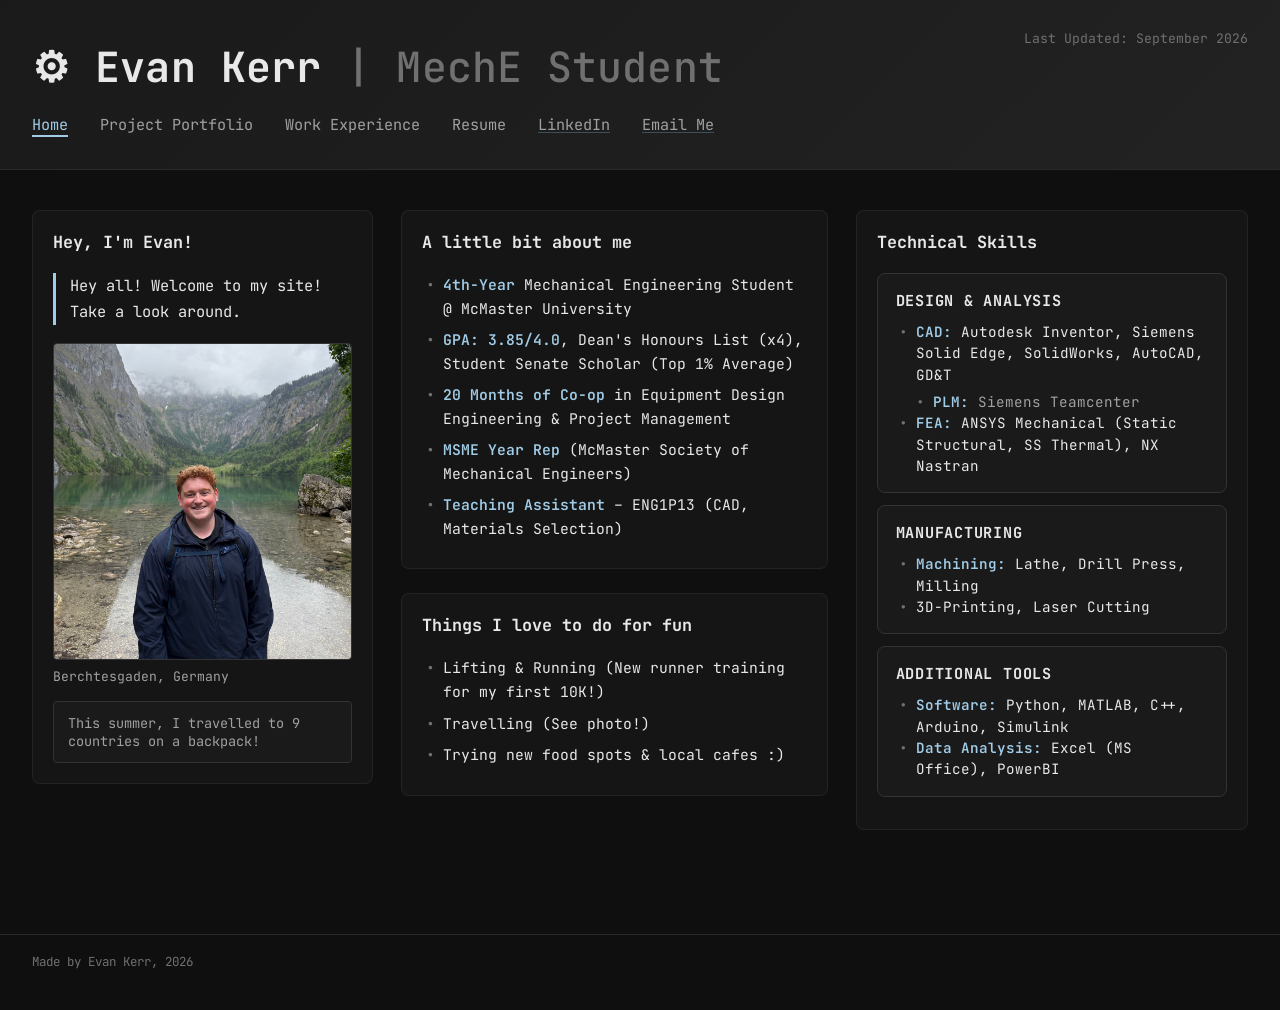
<file: index.html>
<!DOCTYPE html>
<html lang="en">
<head>
<meta charset="UTF-8">
<meta name="viewport" content="width=device-width, initial-scale=1.0">
<title>Evan Kerr | MechE Student</title>
<link rel="icon" href="data:image/svg+xml,%3Csvg xmlns='http://www.w3.org/2000/svg' viewBox='0 0 100 100'%3E%3Ctext y='.9em' font-size='90'%3E%E2%9A%99%EF%B8%8F%3C/text%3E%3C/svg%3E">
<link rel="stylesheet" href="css/style.css">
</head>
<body>

<div id="site-header-mount"></div>

<main>
  <div class="home-grid">

    <!-- Column 1 -->
    <div>
      <section class="panel">
        <div class="panel-header">Hey, I'm Evan!</div>
        <div class="panel-body">
          <p class="intro-quote" id="intro-quote"></p>
          <div class="profile-photo-wrap">
            <img id="profile-photo" src="" alt="">
            <p class="photo-caption" id="photo-caption"></p>
          </div>
          <p class="note-box" id="note-box"></p>
        </div>
      </section>
    </div>

    <!-- Column 2 -->
    <div>
      <section class="panel">
        <div class="panel-header">A little bit about me</div>
        <div class="panel-body">
          <ul class="bullet-list" id="about-bullets"></ul>
        </div>
      </section>

      <section class="panel">
        <div class="panel-header">Things I love to do for fun</div>
        <div class="panel-body">
          <ul class="bullet-list" id="fun-bullets"></ul>
        </div>
      </section>
    </div>

    <!-- Column 3 -->
    <div>
      <section class="panel">
        <div class="panel-header">Technical Skills</div>
        <div class="panel-body" id="skills-mount"></div>
      </section>
    </div>

  </div>
</main>

<div id="site-footer-mount"></div>

<script src="js/data.js"></script>
<script src="js/render.js"></script>
<script>
  renderHeader("home");
  renderFooter();
  renderHome();
</script>
</body>
</html>
</file>
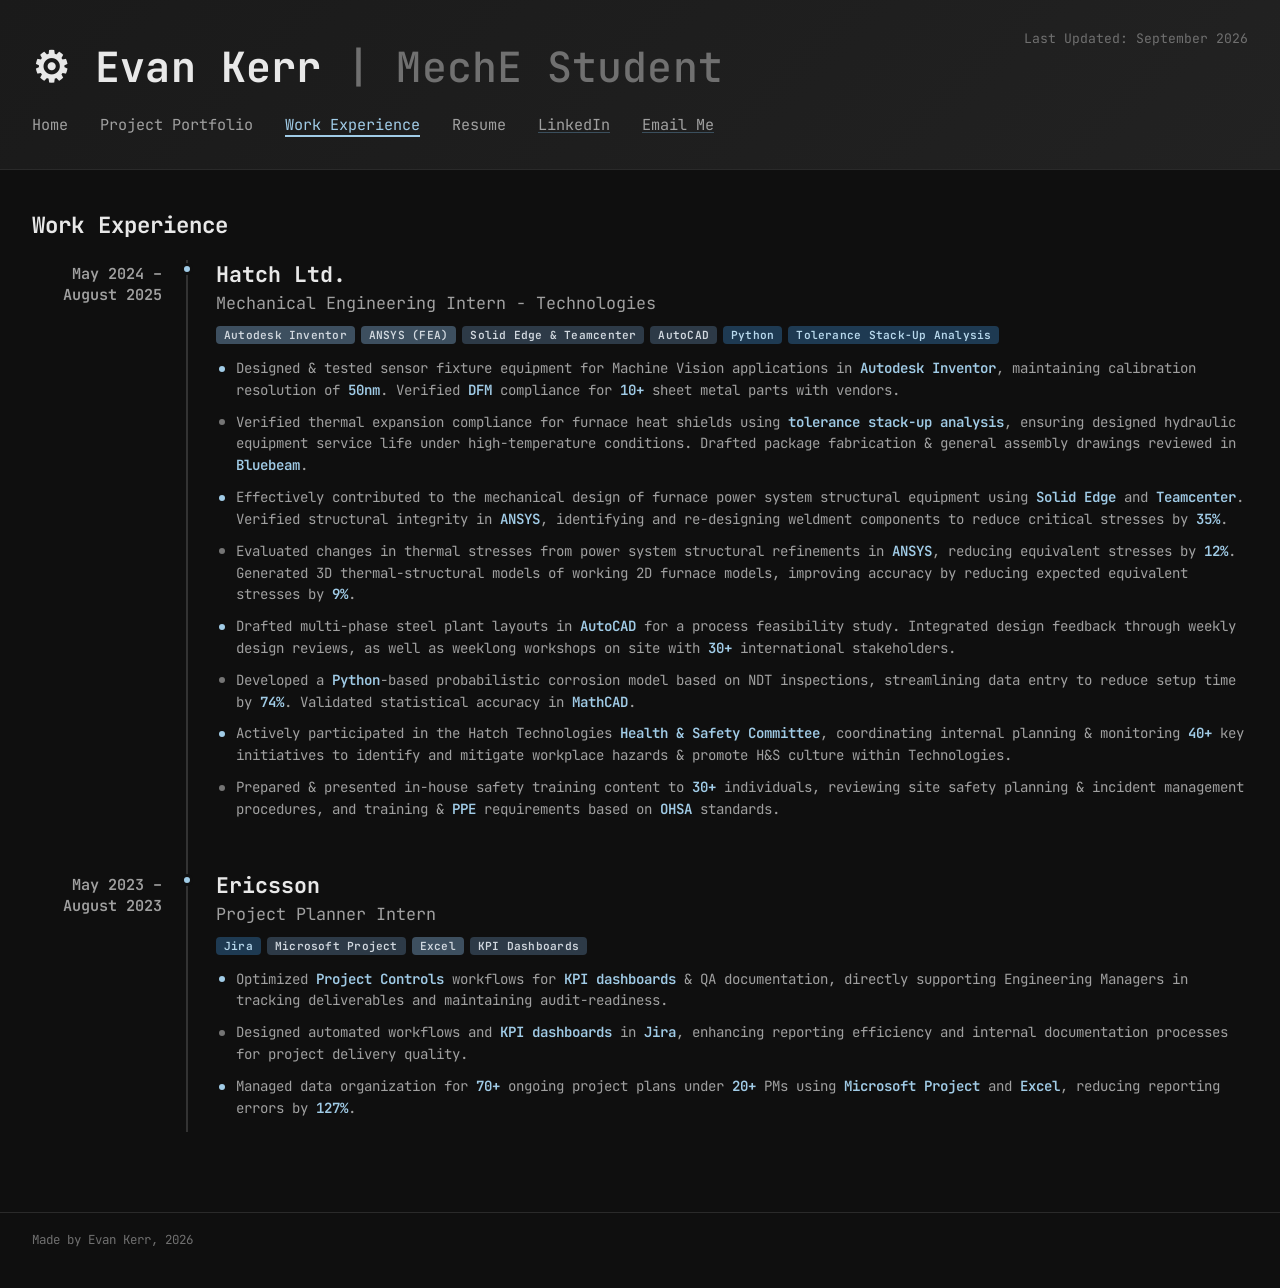
<file: experience.html>
<!DOCTYPE html>
<html lang="en">
<head>
<meta charset="UTF-8">
<meta name="viewport" content="width=device-width, initial-scale=1.0">
<title>Work Experience | Evan Kerr</title>
<link rel="icon" href="data:image/svg+xml,%3Csvg xmlns='http://www.w3.org/2000/svg' viewBox='0 0 100 100'%3E%3Ctext y='.9em' font-size='90'%3E%E2%9A%99%EF%B8%8F%3C/text%3E%3C/svg%3E">
<link rel="stylesheet" href="css/style.css">
</head>
<body>

<div id="site-header-mount"></div>

<main>
  <h2 class="site-title" style="font-size:1.4rem;">Work Experience</h2>
  <div id="experience-mount"></div>
</main>

<div id="site-footer-mount"></div>

<script src="js/data.js"></script>
<script src="js/render.js"></script>
<script>
  renderHeader("experience");
  renderFooter();
  renderExperience();
</script>
</body>
</html>
</file>
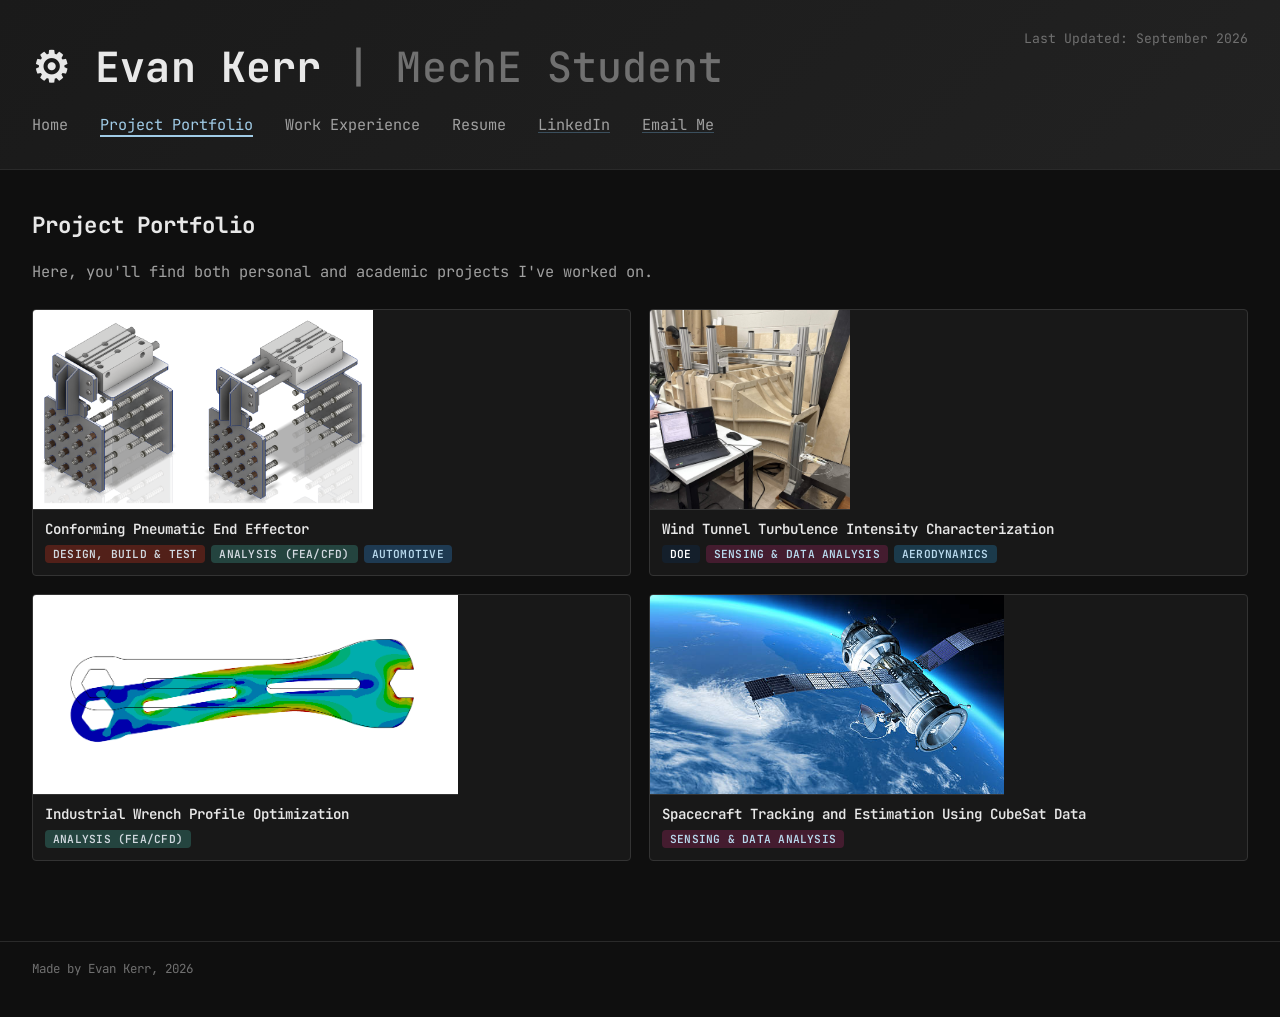
<file: portfolio.html>
<!DOCTYPE html>
<html lang="en">
<head>
<meta charset="UTF-8">
<meta name="viewport" content="width=device-width, initial-scale=1.0">
<title>Project Portfolio | Evan Kerr</title>
<link rel="icon" href="data:image/svg+xml,%3Csvg xmlns='http://www.w3.org/2000/svg' viewBox='0 0 100 100'%3E%3Ctext y='.9em' font-size='90'%3E%E2%9A%99%EF%B8%8F%3C/text%3E%3C/svg%3E">
<link rel="stylesheet" href="css/style.css">
</head>
<body>

<div id="site-header-mount"></div>

<main>
  <h2 class="site-title" style="font-size:1.4rem;">Project Portfolio</h2>
  <p class="page-intro">Here, you'll find both personal and academic projects I've worked on.</p>

  <div class="gallery-grid" id="gallery-grid"></div>
</main>

<div id="site-footer-mount"></div>

<script src="js/data.js"></script>
<script src="js/render.js"></script>
<script>
  renderHeader("portfolio");
  renderFooter();
  renderPortfolio();
</script>
</body>
</html>
</file>
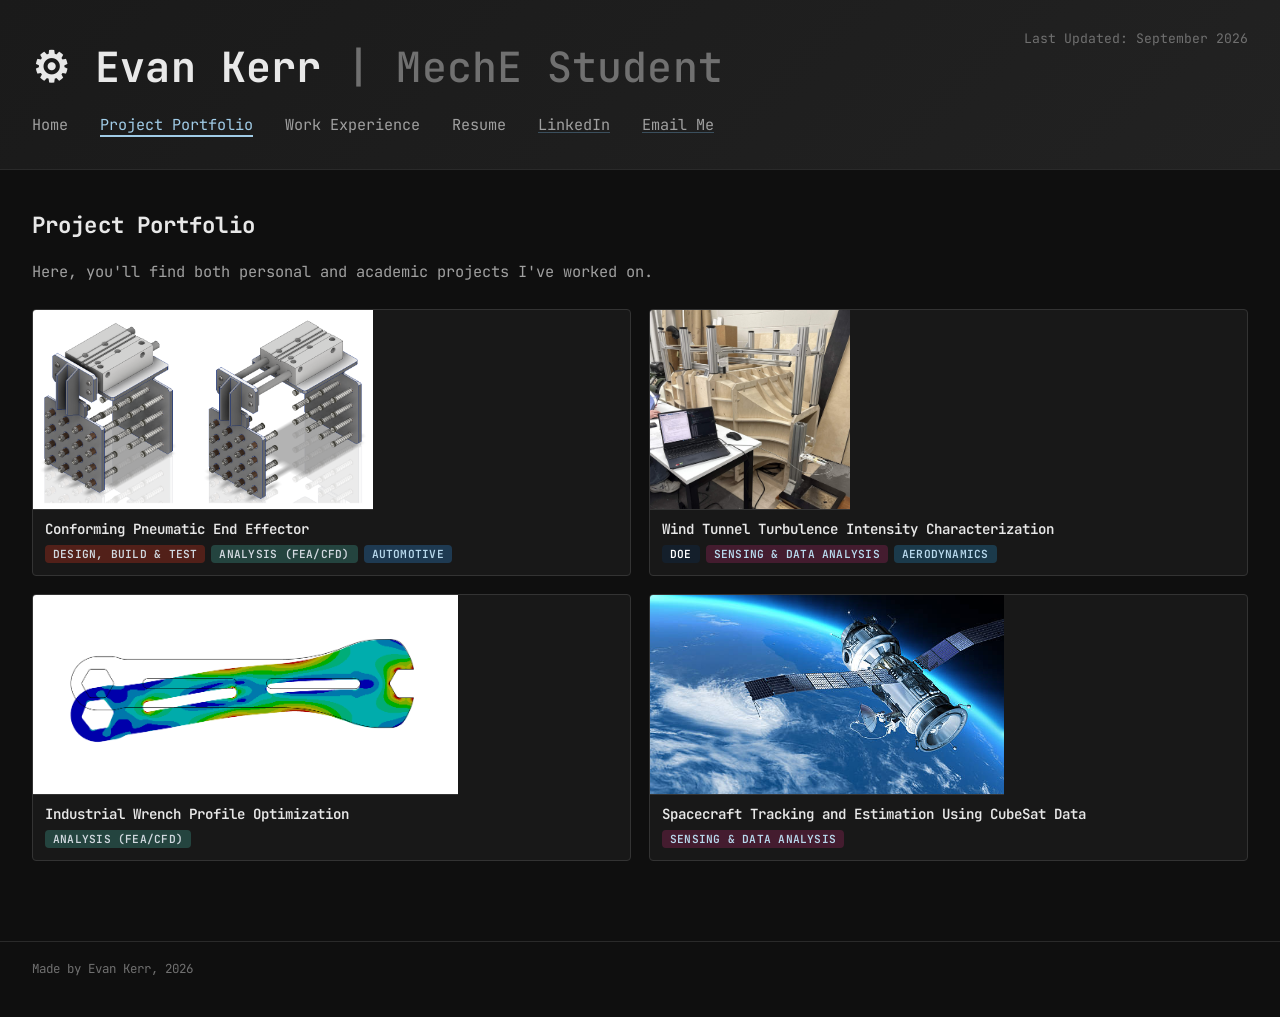
<file: project-detail.html>
<!DOCTYPE html>
<html lang="en">
<head>
<meta charset="UTF-8">
<meta name="viewport" content="width=device-width, initial-scale=1.0">
<title>Project | Evan Kerr</title>
<link rel="icon" href="data:image/svg+xml,%3Csvg xmlns='http://www.w3.org/2000/svg' viewBox='0 0 100 100'%3E%3Ctext y='.9em' font-size='90'%3E%E2%9A%99%EF%B8%8F%3C/text%3E%3C/svg%3E">
<link rel="stylesheet" href="css/style.css">
</head>
<body>

<div id="site-header-mount"></div>

<main class="project-detail-page">
  <div class="project-nav project-nav-top">
    <button id="prev-project-top" class="nav-button">← Previous Project</button>
    <a href="portfolio.html" class="back-link">Back to Project Portfolio Gallery</a>
    <button id="next-project-top" class="nav-button">Next Project →</button>
  </div>

  <div id="project-detail-container"></div>

  <div class="project-nav">
    <button id="prev-project" class="nav-button">← Previous Project</button>
    <a href="portfolio.html" class="back-link">Back to Project Portfolio Gallery</a>
    <button id="next-project" class="nav-button">Next Project →</button>
  </div>
</main>

<div id="site-footer-mount"></div>

<script src="js/data.js"></script>
<script src="js/render.js"></script>
<script>
  // Carousel control functions
  window.carouselNext = function(button) {
    const container = button.closest('.carousel-container');
    const slides = container.querySelector('.carousel-slides');
    const slideCount = slides.querySelectorAll('.carousel-slide').length;
    const dots = container.querySelectorAll('.dot');
    
    // Find current active slide
    let currentIdx = 0;
    slides.querySelectorAll('.carousel-slide').forEach((slide, idx) => {
      if (slide.classList.contains('active')) currentIdx = idx;
    });
    
    // Move to next
    const nextIdx = (currentIdx + 1) % slideCount;
    slides.querySelectorAll('.carousel-slide').forEach((slide, idx) => {
      slide.classList.toggle('active', idx === nextIdx);
    });
    dots.forEach((dot, idx) => {
      dot.classList.toggle('active', idx === nextIdx);
    });
  };
  
  window.carouselPrev = function(button) {
    const container = button.closest('.carousel-container');
    const slides = container.querySelector('.carousel-slides');
    const slideCount = slides.querySelectorAll('.carousel-slide').length;
    const dots = container.querySelectorAll('.dot');
    
    // Find current active slide
    let currentIdx = 0;
    slides.querySelectorAll('.carousel-slide').forEach((slide, idx) => {
      if (slide.classList.contains('active')) currentIdx = idx;
    });
    
    // Move to previous
    const prevIdx = (currentIdx - 1 + slideCount) % slideCount;
    slides.querySelectorAll('.carousel-slide').forEach((slide, idx) => {
      slide.classList.toggle('active', idx === prevIdx);
    });
    dots.forEach((dot, idx) => {
      dot.classList.toggle('active', idx === prevIdx);
    });
  };
  
  function renderProjectDetail() {
    const params = new URLSearchParams(window.location.search);
    const projectId = params.get("id");
    
    if (!projectId) {
      window.location.href = "portfolio.html";
      return;
    }
    
    const project = SITE.projects.find(p => p.id === projectId);
    if (!project) {
      window.location.href = "portfolio.html";
      return;
    }
    
    // Find current index for navigation
    const currentIndex = SITE.projects.findIndex(p => p.id === projectId);
    
    // Render header
    renderHeader("portfolio");
    renderFooter();
    
    // Render project details based on format
    const container = document.getElementById("project-detail-container");
    
    if (project.format === "format1") {
      // FORMAT 1: Detailed narrative layout
      const fmt = project.format1;
      const heroContent = fmt.collaboration
        ? `<img src="${fmt.collaboration.logo}" alt="${fmt.collaboration.logoAlt || fmt.collaboration.partner}">`
        : fmt.heroImage
        ? `<img src="${fmt.heroImage}" alt="Project hero image">`
        : `<span class="thumb-icon">${project.icon}</span>`;
      
      const sectionsHtml = fmt.sections.map(section => {
        switch(section.type) {
          case "sectionTitle":
            return `
              <div class="format1-section section-title-divider">
                <h2>${section.title}</h2>
              </div>
            `;
          case "text":
            return `
              <div class="format1-section text-section">
                <h3>${section.title}</h3>
                <p>${section.content}</p>
                ${section.bullets ? `<ul class="bullet-list">${section.bullets.map(b => `<li>${b}</li>`).join("")}</ul>` : ""}
              </div>
            `;
          case "textPhotoSplitColumn":
            return `
              <div class="format1-section text-photo-split-column">
                <div class="split-content">
                  <div class="split-text column-width-narrow">
                    <h3>${section.title}</h3>
                    <p>${section.text}</p>
                  </div>
                  <div class="split-photos">
                    ${section.photos.map(photo => `
                      <div class="split-photo-item">
                        <img src="${photo.src}" alt="${photo.alt}">
                      </div>
                    `).join("")}
                  </div>
                </div>
              </div>
            `;
          case "textPhotoSplit":
            return `
              <div class="format1-section text-photo-split">
                <div class="split-content ${section.narrowPhoto ? "split-content-narrow-photo" : ""} ${section.narrowText ? "split-content-narrow-text" : ""}">
                  <div class="split-text-stack">
                    <div class="split-text">
                      <h3>${section.title}</h3>
                      <p>${section.text}</p>
                      ${section.bullets ? `<ul class="bullet-list">${section.bullets.map(b => `<li>${b}</li>`).join("")}</ul>` : ""}
                      ${section.userApproaches ? `<p class="user-approaches"><strong>User Research:</strong> ${section.userApproaches}</p>` : ""}
                      ${(section.showCalculationsLink && fmt.calculationsLink) || (section.showEngineeringDrawingsLink && fmt.engineeringDrawingsLink) ? `
                        <div class="intro-links">
                          ${section.showCalculationsLink && fmt.calculationsLink ? `<a href="${fmt.calculationsLink}" class="calculations-link-top" target="_blank" rel="noopener">View Calculations & Report</a>` : ""}
                          ${section.showEngineeringDrawingsLink && fmt.engineeringDrawingsLink ? `<a href="${fmt.engineeringDrawingsLink}" class="calculations-link-top" target="_blank" rel="noopener">View Engineering Drawings</a>` : ""}
                        </div>
                      ` : ""}
                    </div>
                    ${section.extraBlocks ? section.extraBlocks.map(block => `
                      <div class="split-text">
                        <h3>${block.title}</h3>
                        <p>${block.text}</p>
                        ${block.bullets ? `<ul class="bullet-list">${block.bullets.map(b => `<li>${b}</li>`).join("")}</ul>` : ""}
                      </div>
                    `).join("") : ""}
                  </div>
                  <div class="split-photo">
                    <img src="${section.photo.src}" alt="${section.photo.alt}">
                  </div>
                </div>
              </div>
            `;
          case "designIteration":
            return `
              <div class="format1-section design-iteration">
                <div class="iteration-grid">
                  <div class="iteration-photo">
                    <img src="${section.photo.src}" alt="${section.photo.alt}">
                  </div>
                  <div class="iteration-text">
                    <h3>${section.title}</h3>
                    <p>${section.description}</p>
                    ${section.bullets ? `<ul class="bullet-list">${section.bullets.map(b => `<li>${b}</li>`).join("")}</ul>` : ""}
                  </div>
                </div>
              </div>
            `;
          case "textPhotoCarousel":
            return `
              <div class="format1-section text-photo-carousel">
                <div class="split-content ${section.reverse ? "split-content-reverse" : ""}">
                  <div class="split-text">
                    <h3>${section.title}</h3>
                    <p>${section.text}</p>
                    ${section.bullets ? `<ul class="bullet-list">${section.bullets.map(b => `<li>${b}</li>`).join("")}</ul>` : ""}
                    ${section.userApproaches ? `<p class="user-approaches"><strong>User Research:</strong> ${section.userApproaches}</p>` : ""}
                  </div>
                  <div class="carousel-container">
                    <div class="carousel-slides">
                      ${section.photos.map((photo, idx) => `
                        <div class="carousel-slide ${idx === 0 ? 'active' : ''}">
                          <img src="${photo.src}" alt="${photo.alt}">
                        </div>
                      `).join("")}
                    </div>
                    <button class="carousel-prev" onclick="carouselPrev(this)">❮</button>
                    <button class="carousel-next" onclick="carouselNext(this)">❯</button>
                    <div class="carousel-dots">
                      ${section.photos.map((_, idx) => `
                        <span class="dot ${idx === 0 ? 'active' : ''}"></span>
                      `).join("")}
                    </div>
                  </div>
                </div>
              </div>
            `;
          case "threeColumn":
            return `
              <div class="format1-section three-column-section">
                ${section.title ? `<h3>${section.title}</h3>` : ""}
                <div class="three-column-grid cols-${section.columns.length} ${section.wideFirstColumn ? "wide-first" : ""}">
                  ${section.columns.map(col => {
                    if (col.link) {
                      return `
                    <div class="column-item column-item-link">
                      <a href="${col.link.href || fmt.reportLink || "#"}" class="document-link" target="_blank" rel="noopener">↓ ${col.link.text}</a>
                    </div>
                  `;
                    }
                    if (section.splitCards) {
                      return `
                    <div class="column-item-stack">
                      <div class="column-item">
                        <h4>${col.heading}</h4>
                        <p>${col.description}</p>
                      </div>
                      ${col.photo ? `<div class="column-photo-card"><img src="${col.photo.src}" alt="${col.photo.alt}"></div>` : ""}
                    </div>
                  `;
                    }
                    const photoHtml = col.photos
                      ? `<div class="column-photo-row">${col.photos.map(p => `<div class="column-photo ${section.photoHeight || ""} ${p.contain ? "column-photo-auto" : ""}"><img src="${p.src}" alt="${p.alt}" style="${p.contain ? "object-fit: contain;" : ""}"></div>`).join("")}</div>`
                      : col.photo ? `<div class="column-photo ${section.photoHeight || ""} ${col.photo.contain ? "column-photo-auto" : ""}"><img src="${col.photo.src}" alt="${col.photo.alt}" style="${col.photo.contain ? "object-fit: contain;" : ""}"></div>` : "";
                    const headingHtml = col.bubbleHeading
                      ? `<div class="column-title-bubble">${col.heading}</div>`
                      : `<h4 class="${col.number ? "column-heading-numbered" : ""} ${col.bigHeading ? "column-heading-large" : ""}">${col.number ? `<span class="column-number">${col.number}</span>` : ""}${col.heading}</h4>`;
                    const textHtml = `
                      ${headingHtml}
                      ${col.description ? `<p>${col.description}</p>` : ""}
                      ${col.bullets ? `<ul class="bullet-list">${col.bullets.map(b => `<li>${b}</li>`).join("")}</ul>` : ""}
                      ${col.formula ? `<div class="formula-block"><div class="formula-eq">${col.formula}</div></div>` : ""}
                    `;
                    return `
                    <div class="column-item">
                      ${col.textFirst ? `${textHtml}${photoHtml}` : `${photoHtml}${textHtml}`}
                    </div>
                  `;
                  }).join("")}
                </div>
                ${section.skills ? `
                  <div class="section-skills">
                    <span class="skills-label">Techniques Used</span>
                    <div class="tag-row">
                      ${section.skills.map(skill => {
                        const c = colorForTag(skill);
                        return `<span class="tag-pill" style="background-color: ${c.bg}; color: ${c.fg}">${skill}</span>`;
                      }).join("")}
                    </div>
                  </div>
                ` : ""}
              </div>
            `;
          case "twoPhotoComparison":
            return `
              <div class="format1-section two-photo-section">
                <h3>${section.title}</h3>
                <p class="section-description">${section.description}</p>
                <div class="two-photo-grid">
                  ${section.photos.map(photo => `
                    <figure class="comparison-photo">
                      <img src="${photo.src}" alt="${photo.alt}">
                    </figure>
                  `).join("")}
                </div>
              </div>
            `;
          case "twoColumnWithSlideshow":
            return `
              <div class="format1-section two-column-slideshow">
                <h3>${section.title}</h3>
                <div class="two-column-slideshow-content">
                  <div class="slideshow-column">
                    <h4>${section.leftColumnTitle}</h4>
                    <p>${section.leftColumnText}</p>
                    ${section.leftBullets ? `<ul class="bullet-list">${section.leftBullets.map(b => `<li>${b}</li>`).join("")}</ul>` : ""}
                    <div class="carousel-container" style="margin-top: 16px;">
                      <div class="carousel-slides">
                        ${section.leftPhotos.map((photo, idx) => `
                          <div class="carousel-slide ${idx === 0 ? 'active' : ''}">
                            <img src="${photo.src}" alt="${photo.alt}">
                          </div>
                        `).join("")}
                      </div>
                      <button class="carousel-prev" onclick="carouselPrev(this)">❮</button>
                      <button class="carousel-next" onclick="carouselNext(this)">❯</button>
                      <div class="carousel-dots">
                        ${section.leftPhotos.map((_, idx) => `
                          <span class="dot ${idx === 0 ? 'active' : ''}"></span>
                        `).join("")}
                      </div>
                    </div>
                    ${section.showCalculationsLink && fmt.calculationsLink ? `<a href="${fmt.calculationsLink}" class="calculations-link-top" target="_blank" rel="noopener">View Calculations & Report</a>` : ""}
                  </div>
                  <div class="text-column">
                    <h4>${section.rightColumnTitle}</h4>
                    <p>${section.rightColumnText}</p>
                    ${section.rightBullets ? `<ul class="bullet-list">${section.rightBullets.map(b => `<li>${b}</li>`).join("")}</ul>` : ""}
                    <div class="carousel-container" style="margin-top: 16px;">
                      <div class="carousel-slides">
                        ${section.rightPhotos.map((photo, idx) => `
                          <div class="carousel-slide ${idx === 0 ? 'active' : ''}">
                            <img src="${photo.src}" alt="${photo.alt}">
                          </div>
                        `).join("")}
                      </div>
                      <button class="carousel-prev" onclick="carouselPrev(this)">❮</button>
                      <button class="carousel-next" onclick="carouselNext(this)">❯</button>
                      <div class="carousel-dots">
                        ${section.rightPhotos.map((_, idx) => `
                          <span class="dot ${idx === 0 ? 'active' : ''}"></span>
                        `).join("")}
                      </div>
                    </div>
                  </div>
                </div>
              </div>
            `;
          case "resultsSplit":
            return `
              <div class="format1-section results-split-section">
                ${section.title ? `<h3>${section.title}</h3>` : ""}
                <div class="results-split-content">
                  <div class="results-media-stack">
                    <div class="carousel-container">
                      <div class="carousel-slides">
                        ${section.photos.map((photo, idx) => `
                          <div class="carousel-slide ${idx === 0 ? 'active' : ''}">
                            <img src="${photo.src}" alt="${photo.alt}">
                          </div>
                        `).join("")}
                      </div>
                      <button class="carousel-prev" onclick="carouselPrev(this)">❮</button>
                      <button class="carousel-next" onclick="carouselNext(this)">❯</button>
                      <div class="carousel-dots">
                        ${section.photos.map((_, idx) => `
                          <span class="dot ${idx === 0 ? 'active' : ''}"></span>
                        `).join("")}
                      </div>
                    </div>
                    ${section.table ? `
                      <div class="results-table-card">
                        <table class="results-table">
                          <thead>
                            <tr>${section.table.headers.map(h => `<th>${h}</th>`).join("")}</tr>
                          </thead>
                          <tbody>
                            <tr>${section.table.headers.map((h, idx) => `<td class="${section.table.highlightCols && section.table.highlightCols.includes(idx) ? (section.table.highlightType === "bad" ? "highlight-bad" : "highlight") : ""}">${(section.table.values && section.table.values[idx]) || ""}</td>`).join("")}</tr>
                          </tbody>
                        </table>
                      </div>
                    ` : ""}
                  </div>
                  <div class="results-side-stack">
                    ${section.bullets ? `
                      <div class="results-notes-card">
                        ${section.bulletsTitle ? `<h4>${section.bulletsTitle}</h4>` : ""}
                        <ul class="bullet-list">${section.bullets.map(b => `<li>${b}</li>`).join("")}</ul>
                      </div>
                    ` : ""}
                  </div>
                </div>
              </div>
            `;
          case "link":
            return `
              <div class="format1-section link-section">
                <a href="${section.href || fmt.reportLink || "#"}" class="document-link" target="_blank" rel="noopener">↓ ${section.text}</a>
              </div>
            `;
          default:
            return "";
        }
      }).join("");
      
      container.innerHTML = `
        <div class="project-detail format1-full">
          <div class="format1-hero-intro-row">
            <div class="format1-hero">
              ${heroContent}
            </div>
            <div class="format1-intro-column">
              <h1 class="detail-title">${project.title}</h1>
              <div class="detail-tags">
                ${project.tags.map(tag => {
                  const c = colorForTag(tag);
                  return `
                  <span class="tag-pill" style="background-color: ${c.bg}; color: ${c.fg}">
                    ${tag}
                  </span>
                `;
                }).join("")}
              </div>
              ${fmt.collaboration ? `
                <div class="intro-collab-card">
                  <div class="collab-label">In Collaboration With</div>
                  <div class="collab-partner">${fmt.collaboration.partner}</div>
                  ${fmt.collaboration.note ? `<p class="collab-note">${fmt.collaboration.note}</p>` : ""}
                </div>
              ` : ""}
              ${fmt.primaryTheme && fmt.primaryTheme.intro ? `
                <div class="format1-intro">
                  <h3 class="intro-title">${fmt.primaryTheme.title || "Project Overview"}</h3>
                  <p class="intro-text">${fmt.primaryTheme.intro}</p>
                  ${fmt.primaryTheme.role ? `<p class="intro-secondary"><span class="inline-label">My Role:</span> ${fmt.primaryTheme.role}</p>` : ""}
                </div>
              ` : ""}
              <div class="intro-links">
                ${fmt.calculationsLink ? `<a href="${fmt.calculationsLink}" class="calculations-link-top" target="_blank" rel="noopener">View Calculations & Report</a>` : ""}
                ${fmt.engineeringDrawingsLink ? `<a href="${fmt.engineeringDrawingsLink}" class="calculations-link-top" target="_blank" rel="noopener">View Engineering Drawings</a>` : ""}
                ${fmt.githubLink ? `<a href="${fmt.githubLink}" class="calculations-link-top" target="_blank" rel="noopener">View Code on GitHub</a>` : ""}
                ${fmt.reportLink ? `<a href="${fmt.reportLink}" class="calculations-link-top" target="_blank" rel="noopener">View Full Report (PDF)</a>` : ""}
              </div>
            </div>
          </div>

          <div class="format1-content">
            <div class="format1-sections">
              ${sectionsHtml}
            </div>
            
            ${project.link ? `
              <div class="detail-link">
                <a href="${project.link}" target="_blank" rel="noopener">
                  View Project Report →
                </a>
              </div>
            ` : ""}
          </div>
        </div>
      `;
    } else if (project.format === "format2") {
      // FORMAT 2: Objective/Alternative/Tests layout
      const fmt = project.format2;
      const thumbContent = project.image 
        ? `<img src="${project.image}" alt="${project.title}">`
        : `<span class="thumb-icon">${project.icon}</span>`;
      
      container.innerHTML = `
        <div class="project-detail format2">
          <div class="detail-thumb">${thumbContent}</div>
          <div class="detail-content">
            <h1 class="detail-title">${project.title}</h1>
            <div class="detail-tags">
              ${project.tags.map(tag => {
                const c = colorForTag(tag);
                return `
                <span class="tag-pill" style="background-color: ${c.bg}; color: ${c.fg}">
                  ${tag}
                </span>
              `;
              }).join("")}
            </div>
            
            <div class="format2-objective">
              <h3>Objective</h3>
              <p>${fmt.objective}</p>
            </div>
            
            <div class="format2-alternative">
              <h3>Alternative Approaches</h3>
              <p>${fmt.alternative}</p>
            </div>
            
            <div class="format2-tests">
              <h3>Tests & Methodology</h3>
              <ul>
                ${fmt.tests.map(test => `<li>${test}</li>`).join("")}
              </ul>
            </div>
            
            <div class="format2-results">
              <h3>Test Results</h3>
              <div class="results-images">
                ${fmt.resultsImages.map(img => `
                  <figure class="result-image">
                    <img src="data:image/svg+xml,%3Csvg xmlns='http://www.w3.org/2000/svg' viewBox='0 0 600 400'%3E%3Crect width='600' height='400' fill='%23252525'/%3E%3Ctext x='50%25' y='50%25' dominant-baseline='middle' text-anchor='middle' font-family='monospace' font-size='18' fill='%23707070'%3E${img.alt}%3C/text%3E%3C/svg%3E" alt="${img.alt}">
                    <figcaption>${img.caption}</figcaption>
                  </figure>
                `).join("")}
              </div>
            </div>
            
            ${project.link ? `
              <div class="detail-link">
                <a href="${project.link}" target="_blank" rel="noopener">
                  View Full Report →
                </a>
              </div>
            ` : ""}
          </div>
        </div>
      `;
    } else {
      // DEFAULT FORMAT: Standard text layout
      const thumbContent = project.image 
        ? `<img src="${project.image}" alt="${project.title}">`
        : `<span class="thumb-icon">${project.icon}</span>`;
      
      container.innerHTML = `
        <div class="project-detail">
          <div class="detail-thumb">${thumbContent}</div>
          <div class="detail-content">
            <h1 class="detail-title">${project.title}</h1>
            <div class="detail-tags">
              ${project.tags.map(tag => {
                const c = colorForTag(tag);
                return `
                <span class="tag-pill" style="background-color: ${c.bg}; color: ${c.fg}">
                  ${tag}
                </span>
              `;
              }).join("")}
            </div>
            <div class="detail-body">
              ${project.details.split("\n").map(para => `<p>${para.trim()}</p>`).join("")}
            </div>
            ${project.link ? `
              <div class="detail-link">
                <a href="${project.link}" target="_blank" rel="noopener">
                  View Project →
                </a>
              </div>
            ` : ""}
          </div>
        </div>
      `;
    }
    
    // Setup navigation (top and bottom nav bars)
    const prevBtns = [document.getElementById("prev-project-top"), document.getElementById("prev-project")];
    const nextBtns = [document.getElementById("next-project-top"), document.getElementById("next-project")];

    prevBtns.forEach(prevBtn => {
      if (!prevBtn) return;
      if (currentIndex > 0) {
        prevBtn.onclick = () => {
          window.location.href = `project-detail.html?id=${SITE.projects[currentIndex - 1].id}`;
        };
      } else {
        prevBtn.disabled = true;
        prevBtn.style.opacity = "0.5";
        prevBtn.style.cursor = "default";
      }
    });

    nextBtns.forEach(nextBtn => {
      if (!nextBtn) return;
      if (currentIndex < SITE.projects.length - 1) {
        nextBtn.onclick = () => {
          window.location.href = `project-detail.html?id=${SITE.projects[currentIndex + 1].id}`;
        };
      } else {
        nextBtn.disabled = true;
        nextBtn.style.opacity = "0.5";
        nextBtn.style.cursor = "default";
      }
    });
  }
  
  renderProjectDetail();
</script>
</body>
</html>
</file>
<file: css/style.css>
/* =========================================================================
   Evan Kerr — Portfolio Site
   Theme: dark "Notion blueprint" — monospace, flat panels, drafting grid.

   HOW THE COLOR SYSTEM WORKS
   - Everything visual is driven by the CSS variables in :root below.
   - Tag pill colors live separately in js/data.js (TAG_COLORS) since new
     tags get auto-assigned a color — see that file if you want to recolor
     or add a tag.
   ========================================================================= */

@import url('https://fonts.googleapis.com/css2?family=JetBrains+Mono:ital,wght@0,400;0,500;0,600;0,700;1,400&display=swap');

:root {
  /* base surfaces */
  --bg: #0f0f0f;
  --bg-grid-line: transparent;
  --panel-bg: #1a1a1a;
  --panel-header-bg: #252525;
  --panel-border: #333333;
  --divider: #2a2a2a;
  --card-bg: #181818;
  --note-bg: #1a1a1a;

  /* text */
  --text-primary: #e8e8e8;
  --text-secondary: #a0a0a0;
  --text-tertiary: #707070;
  --text-placeholder: #606060;

  /* accents - blues and greys only */
  --accent-blue: #a1cce7;
  --accent-blue-dark: #5a8fb8;
  --accent-grey: #757575;

  --radius: 4px;
  --content-width: 1350px;
  --font-mono: 'JetBrains Mono', ui-monospace, SFMono-Regular, Menlo, Consolas, monospace;
}

* { box-sizing: border-box; }

html, body {
  margin: 0;
  padding: 0;
  background: var(--bg);
  color: var(--text-primary);
  font-family: var(--font-mono);
}

body {
  min-height: 100vh;
}

a {
  color: var(--accent-blue);
  text-decoration: underline;
  text-decoration-color: rgba(139, 151, 160, 0.4);
  text-underline-offset: 2px;
}
a:hover { 
  text-decoration-color: var(--accent-blue);
}

:focus-visible {
  outline: 2px solid var(--accent-blue);
  outline-offset: 2px;
}

ul { margin: 0; padding: 0; list-style: none; }
p { margin: 0; }

img { max-width: 100%; display: block; }

/* ---------------------------------------------------------------------
   Top bar + header
   --------------------------------------------------------------------- */
.site-header {
  max-width: var(--content-width);
  margin: 0 auto;
  padding: 40px 32px 32px;
  position: relative;
  border-bottom: 1px solid var(--divider);
  background: linear-gradient(135deg, #1a1a1a 0%, #222222 100%);
  border-radius: 0;
}

.site-title,
.site-nav,
.last-updated {
  margin-left: 0;
  margin-right: 0;
  max-width: none;
}

.site-title {
  font-size: 2.6rem;
  font-weight: 700;
  margin: 0 0 20px;
  letter-spacing: 0.1px;
}
.site-title .wip {
  color: var(--text-tertiary);
  font-weight: 500;
}

.site-nav {
  display: flex;
  flex-wrap: wrap;
  align-items: baseline;
  gap: 32px;
  font-size: 0.95rem;
}
.site-nav a {
  color: var(--text-secondary);
  text-decoration: none;
  border-bottom: 2px solid transparent;
  transition: all 0.2s ease;
}
.site-nav a:hover {
  color: var(--accent-blue);
  border-bottom-color: var(--accent-blue);
}
.site-nav a.active {
  color: var(--accent-blue);
  border-bottom-color: var(--accent-blue);
}
.site-nav .plain-link {
  text-decoration: underline;
  text-decoration-color: rgba(111, 168, 209, 0.35);
}

.last-updated {
  position: absolute;
  top: 30px;
  right: 32px;
  font-size: 0.82rem;
  color: var(--text-tertiary);
}

@media (max-width: 720px) {
  .last-updated { position: static; display: block; margin-top: 10px; }
}

main {
  max-width: var(--content-width);
  margin: 0 auto;
  padding: 40px 32px 80px;
}

/* ---------------------------------------------------------------------
   Panels (the Notion-style boxed sections)
   --------------------------------------------------------------------- */
.panel {
  margin-bottom: 24px;
  background: rgba(26, 26, 26, 0.6);
  border: 1px solid rgba(51, 51, 51, 0.5);
  border-radius: 8px;
  padding: 20px;
  display: flex;
  flex-direction: column;
}
.panel-header {
  background: transparent;
  border: none;
  padding: 0 0 12px 0;
  font-weight: 700;
  font-size: 1.05rem;
  color: var(--text-primary);
  border-bottom: none;
  margin-bottom: 8px;
}
.panel-body {
  background: transparent;
  border: none;
  padding: 0;
  margin-top: 0;
  flex-grow: 1;
}
.panel-body > * + * { margin-top: 14px; }

.bullet-list li {
  position: relative;
  padding-left: 1.4em;
  line-height: 1.6;
  font-size: 0.92rem;
  margin-bottom: 8px;
}
.bullet-list li::before {
  content: '•';
  position: absolute;
  left: 0.25em;
  color: var(--text-tertiary);
}
.bullet-list li.has-icon { padding-left: 1.6em; }
.bullet-list li.has-icon::before { content: none; }
.bullet-list .item-icon {
  position: absolute;
  left: 0;
}

.inline-label {
  color: var(--accent-blue);
  font-weight: 600;
  text-decoration: none;
}

.sub-bullet {
  margin-top: 6px;
  margin-left: 1.4em;
  font-size: 0.88rem;
  color: var(--text-secondary);
}
.sub-bullet::before { content: '◦ '; color: var(--text-tertiary); }

/* ---------------------------------------------------------------------
   Home page layout
   --------------------------------------------------------------------- */
.home-grid {
  display: grid;
  grid-template-columns: 1fr 1.25fr 1.15fr;
  gap: 28px;
  align-items: start;
}
@media (max-width: 980px) {
  .home-grid { grid-template-columns: 1fr; }
}

.intro-quote {
  border-left: 3px solid var(--accent-blue);
  padding-left: 14px;
  font-size: 0.96rem;
  color: var(--text-primary);
  line-height: 1.7;
  margin-bottom: 4px;
}

.profile-photo-wrap { margin-top: 18px; }
.profile-photo-wrap img {
  width: 100%;
  height: auto;
  min-height: 280px;
  object-fit: cover;
  border: 1px solid var(--panel-border);
  border-radius: var(--radius);
}
.photo-caption {
  font-size: 0.82rem;
  color: var(--text-secondary);
  margin-top: 8px;
}

.note-box {
  margin-top: 16px;
  background: var(--panel-bg);
  border: 1px solid var(--panel-border);
  border-radius: var(--radius);
  padding: 12px 14px;
  font-size: 0.85rem;
  color: var(--text-secondary);
}

.skill-group {
  background: var(--panel-bg);
  border: 1px solid var(--panel-border);
  border-radius: 8px;
  padding: 16px 18px;
  margin-bottom: 12px;
  min-height: 100px;
  display: flex;
  flex-direction: column;
}
.skill-group + .skill-group { margin-top: 0; }
.skill-group-title {
  color: var(--text-primary);
  font-weight: 700;
  font-size: 0.95rem;
  margin-bottom: 10px;
  text-transform: uppercase;
  letter-spacing: 0.05em;
}
.skill-group .bullet-list {
  flex-grow: 1;
  display: flex;
  flex-direction: column;
  justify-content: space-around;
}
.skill-group .bullet-list li {
  font-size: 0.89rem;
  line-height: 1.5;
  margin-bottom: 0;
}
.skill-group .sub-bullet {
  font-size: 0.85rem;
  margin-left: 1.2em;
  margin-bottom: 2px;
}

/* ---------------------------------------------------------------------
   Portfolio page
   --------------------------------------------------------------------- */
.page-intro {
  margin: 0 0 24px;
  color: var(--text-secondary);
  font-size: 0.96rem;
  max-width: 70ch;
  line-height: 1.6;
}

.gallery-grid {
  display: grid;
  grid-template-columns: repeat(2, 1fr);
  gap: 18px;
}

.project-card {
  background: var(--card-bg);
  border: 1px solid var(--panel-border);
  border-radius: var(--radius);
  overflow: hidden;
  cursor: pointer;
  text-align: left;
  font-family: var(--font-mono);
  color: var(--text-primary);
  padding: 0;
  display: flex;
  flex-direction: column;
  transition: border-color 0.15s ease, transform 0.15s ease;
}
.project-card:hover {
  border-color: var(--accent-blue);
}
@media (prefers-reduced-motion: no-preference) {
  .project-card:hover { transform: translateY(-2px); }
}

.thumb {
  height: 200px;
  position: relative;
  background-color: #14191f;
  display: flex;
  align-items: center;
  justify-content: center;
  border-bottom: 1px solid var(--panel-border);
  overflow: hidden;
}
.thumb img { width: 100%; height: 100%; object-fit: cover; }
.thumb .thumb-icon { font-size: 2.2rem; opacity: 0.85; }
.thumb .thumb-tag {
  position: absolute;
  bottom: 6px;
  right: 8px;
  font-size: 0.65rem;
  letter-spacing: 0.06em;
  color: var(--text-tertiary);
  text-transform: uppercase;
}

.card-body { padding: 10px 12px 12px; }
.card-title {
  font-weight: 600;
  font-size: 0.88rem;
  margin-bottom: 6px;
  line-height: 1.35;
}

.tag-row { display: flex; flex-wrap: wrap; gap: 6px; }
.tag-pill {
  font-size: 0.7rem;
  font-weight: 600;
  padding: 2px 8px;
  border-radius: 4px;
  letter-spacing: 0.02em;
}

/* ---------------------------------------------------------------------
   Resume page
   --------------------------------------------------------------------- */
.resume-page-header {
  display: flex;
  align-items: center;
  justify-content: flex-start;
  flex-wrap: wrap;
  gap: 16px;
  margin-bottom: 24px;
}

.resume-viewer {
  border: 1px solid var(--panel-border);
  border-radius: var(--radius);
  overflow: hidden;
  background: var(--panel-bg);
}

.resume-toolbar {
  display: flex;
  align-items: center;
  justify-content: center;
  gap: 16px;
  padding: 12px 16px;
  background: var(--panel-header-bg);
  border-bottom: 1px solid var(--panel-border);
}

.resume-page-indicator {
  font-size: 0.85rem;
  color: var(--text-secondary);
  min-width: 9ch;
  text-align: center;
}

.resume-canvas-wrap {
  padding: 24px;
  display: flex;
  justify-content: center;
  background: var(--bg);
}

.resume-canvas-wrap canvas {
  max-width: 100%;
  box-shadow: 0 4px 24px rgba(0, 0, 0, 0.4);
}

.resume-fallback-msg {
  margin-top: 16px;
  font-size: 0.9rem;
  color: var(--text-secondary);
}

/* ---------------------------------------------------------------------
   Experience page
   --------------------------------------------------------------------- */
.timeline-item {
  position: relative;
  display: grid;
  grid-template-columns: 130px 1fr;
  gap: 24px;
}

.timeline-date {
  font-size: 0.95rem;
  font-weight: 600;
  color: var(--text-secondary);
  white-space: pre-line;
  text-align: right;
  padding-top: 3px;
  line-height: 1.4;
}

.timeline-content {
  position: relative;
  padding-left: 28px;
  padding-bottom: 40px;
  border-left: 2px solid var(--panel-border);
}
.timeline-item:last-child .timeline-content {
  padding-bottom: 2px;
}

.timeline-dot {
  position: absolute;
  left: -7px;
  top: 3px;
  width: 12px;
  height: 12px;
  border-radius: 50%;
  background: var(--accent-blue);
  border: 3px solid var(--bg);
}

@media (max-width: 700px) {
  .timeline-item {
    grid-template-columns: 1fr;
    gap: 4px;
  }
  .timeline-date {
    text-align: left;
  }
}

.entry-company {
  font-weight: 700;
  font-size: 1.35rem;
  margin-bottom: 4px;
}
.entry-role {
  color: var(--text-secondary);
  font-size: 1.05rem;
}

.entry-skills {
  margin-top: 12px;
  margin-bottom: 14px;
}

.entry-bullets li {
  position: relative;
  padding-left: 1.4em;
  margin-bottom: 10px;
  font-size: 0.88rem;
  line-height: 1.55;
  color: var(--text-secondary);
}
.entry-bullets li::before {
  content: '';
  position: absolute;
  left: 0.2em;
  top: 0.55em;
  width: 6px;
  height: 6px;
  border-radius: 50%;
  background: var(--accent-blue);
}
.entry-bullets li:nth-child(even)::before { background: var(--accent-grey); }
.placeholder-token {
  color: var(--text-placeholder);
}

/* ---------------------------------------------------------------------
   Footer
   --------------------------------------------------------------------- */
.site-footer {
  max-width: var(--content-width);
  margin: 0 auto;
  padding: 18px 32px 40px;
  color: var(--text-tertiary);
  font-size: 0.78rem;
  border-top: 1px solid var(--divider);
}

/* ---------------------------------------------------------------------
   Project Detail Page
   --------------------------------------------------------------------- */
.project-detail {
  display: grid;
  grid-template-columns: 1fr 1.5fr;
  gap: 32px;
  margin-bottom: 40px;
}

.detail-thumb {
  height: auto;
  position: sticky;
  top: 20px;
}

.detail-thumb img {
  width: 100%;
  border: 1px solid var(--panel-border);
  border-radius: var(--radius);
  display: block;
}

.detail-content h1 {
  font-size: 1.8rem;
  margin: 0 0 12px 0;
  font-weight: 700;
}

.detail-tags {
  display: flex;
  flex-wrap: wrap;
  gap: 8px;
  margin-bottom: 24px;
}

.detail-body {
  margin-bottom: 24px;
}

.detail-body p {
  line-height: 1.7;
  margin-bottom: 14px;
  font-size: 0.95rem;
  color: var(--text-primary);
}

.detail-body p:last-child {
  margin-bottom: 0;
}

.detail-link {
  margin-top: 18px;
}

.detail-link a {
  display: inline-block;
  padding: 8px 14px;
  background: var(--accent-blue);
  color: var(--bg);
  font-weight: 600;
  border-radius: var(--radius);
  text-decoration: none;
  transition: background 0.2s ease;
}

.detail-link a:hover {
  background: #8fc5e8;
  text-decoration: none;
}

.project-nav {
  display: flex;
  justify-content: space-between;
  align-items: center;
  gap: 16px;
  padding: 24px 0;
  border-top: 1px solid var(--divider);
  margin-top: 40px;
}

main.project-detail-page {
  padding-top: 16px;
}

.project-nav-top {
  border-top: none;
  border-bottom: 1px solid var(--divider);
  margin-top: 0;
  margin-bottom: 16px;
  padding: 0 0 12px;
}

.nav-button {
  padding: 8px 14px;
  background: var(--panel-header-bg);
  border: 1px solid var(--panel-border);
  color: var(--text-primary);
  font-family: var(--font-mono);
  font-size: 0.9rem;
  border-radius: var(--radius);
  cursor: pointer;
  transition: all 0.2s ease;
}

.nav-button:hover:not(:disabled) {
  background: var(--accent-blue);
  border-color: var(--accent-blue);
  color: var(--bg);
}

.nav-button:disabled {
  opacity: 0.5;
  cursor: default;
}

.back-link {
  text-decoration: none;
  color: var(--text-secondary);
  border-bottom: 1px solid transparent;
  transition: border-color 0.2s ease, color 0.2s ease;
}

.back-link:hover {
  border-bottom-color: var(--accent-blue);
  color: var(--accent-blue);
}

/* FORMAT 1: Full-width Narrative Layout */
.project-detail.format1-full {
  display: block;
  margin-bottom: 40px;
  counter-reset: section-counter;
}

/* Two-column header: image + intro info */
.format1-hero-intro-row {
  display: grid;
  grid-template-columns: 0.8fr 1.2fr;
  gap: 30px;
  margin-bottom: 20px;
  align-items: stretch;
}

.format1-hero {
  width: 100%;
  height: 100%;
  border: 1px solid var(--panel-border);
  border-radius: var(--radius);
  overflow: hidden;
  display: flex;
}

.format1-hero img {
  width: 100%;
  height: 100%;
  object-fit: cover;
  display: block;
}

.intro-collab-card {
  background: var(--panel-bg);
  border: 1px solid var(--panel-border);
  border-radius: var(--radius);
  padding: 14px 20px;
}

.collab-label {
  font-size: 0.78rem;
  text-transform: uppercase;
  letter-spacing: 0.08em;
  color: var(--text-tertiary);
  margin-bottom: 4px;
}

.collab-partner {
  font-size: 1.15rem;
  font-weight: 700;
  color: var(--text-primary);
}

.collab-note {
  font-size: 0.88rem;
  line-height: 1.6;
  color: var(--text-secondary);
  margin: 8px 0 0;
}

.format1-intro-column {
  display: flex;
  flex-direction: column;
  gap: 16px;
}

.intro-links {
  display: flex;
  flex-direction: column;
  gap: 8px;
}

.format1-content {
  max-width: 100%;
}

.detail-title {
  font-size: 2rem;
  margin: 0;
  font-weight: 700;
  color: var(--text-primary);
}

.detail-tags {
  display: flex;
  flex-wrap: wrap;
  gap: 8px;
}

.format1-intro {
  background: var(--panel-bg);
  border: 1px solid var(--panel-border);
  padding: 24px;
  border-radius: var(--radius);
}

.format1-intro .intro-title {
  font-size: 1.1rem;
  margin: 0 0 12px 0;
  font-weight: 600;
  color: var(--accent-blue);
}

.format1-intro .intro-text {
  font-size: 0.95rem;
  line-height: 1.7;
  color: var(--text-primary);
  margin: 0 0 12px 0;
}

.format1-intro .intro-secondary {
  font-size: 0.95rem;
  line-height: 1.7;
  color: var(--text-secondary);
  margin: 0;
}

.format1-sections {
  position: relative;
  display: flex;
  flex-direction: column;
  gap: 24px;
  padding-left: 36px;
}

.format1-sections::before {
  content: '';
  position: absolute;
  left: 9px;
  top: 6px;
  bottom: 6px;
  width: 2px;
  background: var(--panel-border);
}

@media (max-width: 700px) {
  .format1-sections {
    padding-left: 0;
  }
  .format1-sections::before {
    display: none;
  }
}

.format1-section {
  background: var(--panel-bg);
  border: 1px solid var(--panel-border);
  padding: 24px;
  border-radius: var(--radius);
}

.format1-section h3 {
  font-size: 1.2rem;
  margin: 0 0 16px 0;
  font-weight: 600;
  color: var(--accent-blue);
}

.format1-section h4 {
  font-size: 1rem;
  margin: 0 0 8px 0;
  font-weight: 600;
  color: var(--text-primary);
}

.format1-section p {
  font-size: 0.95rem;
  line-height: 1.7;
  color: var(--text-primary);
  margin: 0;
}

.format1-section p + p {
  margin-top: 12px;
}

.format1-sections .bullet-list {
  margin-top: 12px;
}

.format1-sections .bullet-list li {
  color: var(--text-primary);
}

.format1-sections .split-text .calculations-link-top,
.slideshow-column .calculations-link-top {
  margin-top: 14px;
  display: inline-block;
}

/* Section Title Divider */
.format1-section.section-title-divider {
  position: relative;
  margin-top: 32px;
  margin-bottom: 20px;
  padding: 16px 20px;
  border: 2px solid var(--accent-blue);
  background: rgba(184, 217, 237, 0.05);
  border-radius: var(--radius);
}

.format1-section.section-title-divider::before {
  content: '';
  position: absolute;
  left: -35px;
  top: 50%;
  transform: translateY(-50%);
  width: 14px;
  height: 14px;
  border-radius: 50%;
  background: var(--accent-blue);
  border: 3px solid var(--bg);
}

@media (max-width: 700px) {
  .format1-section.section-title-divider::before {
    display: none;
  }
}

.format1-section.section-title-divider h2 {
  font-size: 1.5rem;
  font-weight: 700;
  color: var(--text-primary);
  margin: 0;
  counter-increment: section-counter;
}

.format1-section.section-title-divider h2::before {
  content: counter(section-counter) ". ";
  color: var(--accent-blue);
  font-weight: 700;
}

/* Text-Photo Split Column Section */
.text-photo-split-column {
  padding: 0;
  background: transparent;
  border: none;
}

.text-photo-split-column .split-content {
  display: grid;
  grid-template-columns: 0.75fr 1.25fr;
  gap: 32px;
  align-items: start;
}

.column-width-narrow {
  background: var(--panel-bg);
  border: 1px solid var(--panel-border);
  padding: 24px;
  border-radius: var(--radius);
}

.split-photos {
  display: flex;
  flex-direction: column;
  gap: 16px;
}

.split-photo-item {
  border: 1px solid var(--panel-border);
  border-radius: var(--radius);
  overflow: hidden;
}

.split-photo-item img {
  width: 100%;
  height: auto;
  display: block;
}

/* Text-Photo Split Section */
.text-photo-split {
  padding: 0;
  background: transparent;
  border: none;
}

.split-content {
  display: grid;
  grid-template-columns: 1.2fr 0.8fr;
  gap: 24px;
  align-items: start;
}

.split-content-reverse .split-text {
  order: 2;
}

.split-content-reverse .carousel-container {
  order: 1;
}

.split-content-narrow-photo {
  grid-template-columns: 1.2fr 0.8fr;
}

.split-content-narrow-text {
  grid-template-columns: 0.8fr 1.2fr;
}

.split-text {
  background: var(--panel-bg);
  border: 1px solid var(--panel-border);
  padding: 24px;
  border-radius: var(--radius);
}

.split-text h3 {
  font-size: 1.2rem;
  margin: 0 0 16px 0;
  font-weight: 600;
  color: var(--accent-blue);
}

.split-text p {
  font-size: 0.95rem;
  line-height: 1.7;
  color: var(--text-primary);
  margin: 0 0 12px 0;
}

.split-text p:last-child {
  margin-bottom: 0;
}

.user-approaches {
  color: var(--text-secondary);
  font-size: 0.9rem;
  margin-top: 16px;
  padding-top: 12px;
  border-top: 1px solid var(--panel-border);
}

.split-text-stack {
  display: flex;
  flex-direction: column;
  gap: 20px;
}

.split-photo {
  border: 1px solid var(--panel-border);
  border-radius: var(--radius);
  overflow: hidden;
}

.split-photo img {
  width: 100%;
  height: auto;
  display: block;
}

/* Design Iteration Section */
.design-iteration {
  padding: 0;
  background: transparent;
  border: none;
}

.iteration-grid {
  display: grid;
  grid-template-columns: 0.6fr 1.4fr;
  gap: 24px;
  align-items: stretch;
}

.iteration-photo {
  border: 1px solid var(--panel-border);
  border-radius: var(--radius);
  overflow: hidden;
  min-height: 220px;
}

.iteration-photo img {
  width: 100%;
  height: 100%;
  object-fit: cover;
  display: block;
}

.iteration-text {
  background: var(--panel-bg);
  border: 1px solid var(--panel-border);
  padding: 24px;
  border-radius: var(--radius);
}

.iteration-text h3 {
  font-size: 1.2rem;
  margin: 0 0 16px 0;
  font-weight: 600;
  color: var(--accent-blue);
}

.iteration-text p {
  font-size: 0.95rem;
  line-height: 1.7;
  color: var(--text-primary);
  margin: 0;
}

/* Three Column Section */
.three-column-section h3 {
  width: 100%;
  margin-bottom: 16px;
}

.three-column-section .section-skills {
  margin-top: 20px;
  padding-top: 16px;
  border-top: 1px solid var(--divider);
}

.three-column-section .skills-label {
  display: block;
  font-size: 0.78rem;
  text-transform: uppercase;
  letter-spacing: 0.06em;
  color: var(--text-tertiary);
  margin-bottom: 10px;
}

.three-column-grid {
  display: grid;
  grid-template-columns: 1fr 1fr;
  gap: 16px;
}

.three-column-grid.cols-3 {
  grid-template-columns: 1fr 1fr 1fr;
}

.three-column-grid.cols-1 {
  grid-template-columns: 1fr;
}

.three-column-grid.wide-first {
  grid-template-columns: 2fr 1fr;
}

.column-item {
  background: var(--panel-header-bg);
  border: 1px solid var(--panel-border);
  padding: 20px;
  border-radius: var(--radius);
}

.column-item-link {
  display: flex;
  align-items: center;
  justify-content: center;
  text-align: center;
}

.column-heading-numbered {
  display: flex;
  align-items: baseline;
  gap: 8px;
}

.column-number {
  font-size: 1.4rem;
  font-weight: 700;
  line-height: 1;
  color: var(--accent-blue-dark);
}

.column-item h4.column-heading-large {
  font-size: 1.35rem;
}

.column-item h4 {
  font-size: 1rem;
  margin: 0 0 12px 0;
  font-weight: 600;
  color: var(--accent-blue);
}

.column-title-bubble {
  display: inline-block;
  background: var(--panel-header-bg);
  border: 1px solid var(--panel-border);
  border-radius: 999px;
  padding: 6px 16px;
  margin-bottom: 14px;
  font-size: 0.95rem;
  font-weight: 600;
  color: var(--accent-blue);
}

.column-item p {
  font-size: 0.9rem;
  line-height: 1.6;
  color: var(--text-primary);
  margin: 0;
}

.formula-block {
  margin-top: 14px;
  padding-top: 14px;
  border-top: 1px solid var(--panel-border);
}

.formula-eq {
  font-family: var(--font-mono);
  font-size: 0.92rem;
  color: var(--accent-blue);
  background: var(--card-bg);
  border: 1px solid var(--panel-border);
  border-radius: var(--radius);
  padding: 12px 14px;
  text-align: center;
  letter-spacing: 0.01em;
}

.formula-eq sub,
.formula-eq sup {
  font-size: 0.75em;
}

.column-item-stack {
  display: flex;
  flex-direction: column;
  gap: 16px;
}

.column-photo-card {
  background: var(--panel-header-bg);
  border: 1px solid var(--panel-border);
  padding: 12px;
  border-radius: var(--radius);
  flex: 1;
  min-height: 260px;
}

.column-photo-card img {
  width: 100%;
  height: 100%;
  object-fit: contain;
  display: block;
  border-radius: var(--radius);
}

/* Two Photo Comparison Section */
.two-photo-section {
  padding: 0;
  background: transparent;
  border: none;
}

.two-photo-section h3 {
  font-size: 1.2rem;
  margin: 0 0 8px 0;
  font-weight: 600;
  color: var(--accent-blue);
}

.section-description {
  font-size: 0.95rem;
  line-height: 1.7;
  color: var(--text-secondary);
  margin: 0 0 20px 0;
}

.two-photo-grid {
  display: grid;
  grid-template-columns: 1fr 1fr;
  gap: 20px;
}

.comparison-photo {
  margin: 0;
  border: 1px solid var(--panel-border);
  border-radius: var(--radius);
  overflow: hidden;
}

.comparison-photo img {
  width: 100%;
  height: auto;
  display: block;
}

/* Two Column Slideshow Section */
.two-column-slideshow {
  padding: 0;
  background: transparent;
  border: none;
}

.two-column-slideshow h3 {
  font-size: 1.2rem;
  margin: 0 0 20px 0;
  font-weight: 600;
  color: var(--accent-blue);
}

.two-column-slideshow-content {
  display: grid;
  grid-template-columns: 1.2fr 0.8fr;
  gap: 24px;
  align-items: start;
}

.slideshow-column,
.text-column {
  position: relative;
  background: var(--panel-bg);
  border: 1px solid var(--panel-border);
  padding: 24px;
  border-radius: var(--radius);
}

.slideshow-column h4,
.text-column h4 {
  font-size: 1.05rem;
  margin: 0 0 8px 0;
  font-weight: 600;
  color: var(--accent-blue);
}

.slideshow-column p,
.text-column p {
  font-size: 0.9rem;
  line-height: 1.55;
  color: var(--text-primary);
  margin: 0;
}

.slideshow-column .bullet-list,
.text-column .bullet-list {
  margin-top: 8px;
}

.slideshow-column .bullet-list li,
.text-column .bullet-list li {
  font-size: 0.88rem;
  line-height: 1.45;
  margin-bottom: 6px;
}

.slideshow-column .carousel-container,
.text-column .carousel-container {
  border: 1px solid var(--panel-border);
  border-radius: var(--radius);
  overflow: hidden;
  position: relative;
}

/* Results Split Section (slideshow + table/notes) */
.results-split-section {
  padding: 0;
  background: transparent;
  border: none;
}

.results-split-section h3 {
  font-size: 1.2rem;
  margin: 0 0 16px 0;
  font-weight: 600;
  color: var(--accent-blue);
}

.results-split-content {
  display: grid;
  grid-template-columns: 1.4fr 0.6fr;
  gap: 24px;
  align-items: start;
}

.results-media-stack {
  display: flex;
  flex-direction: column;
  gap: 16px;
}

.results-side-stack {
  display: flex;
  flex-direction: column;
  gap: 16px;
}

.results-table-card,
.results-notes-card {
  background: var(--panel-bg);
  border: 1px solid var(--panel-border);
  border-radius: var(--radius);
  padding: 18px;
}

.results-notes-card h4 {
  font-size: 1rem;
  margin: 0 0 10px 0;
  font-weight: 600;
  color: var(--accent-blue);
}

.results-table {
  width: 100%;
  border-collapse: collapse;
  font-size: 0.8rem;
}

.results-table th {
  background: var(--bg);
  color: var(--text-primary);
  font-weight: 700;
  padding: 8px 6px;
  text-align: center;
  border: 1px solid var(--panel-border);
}

.results-table td {
  padding: 10px 6px;
  text-align: center;
  border: 1px solid var(--panel-border);
  color: var(--text-secondary);
  background: var(--card-bg);
}

.results-table td.highlight {
  background: rgba(110, 190, 130, 0.14);
  color: #9fd6ac;
}

.results-table td.highlight-bad {
  background: rgba(210, 90, 90, 0.14);
  color: #e29b9b;
}

/* Link Section */
.link-section {
  text-align: center;
  padding: 32px 24px;
  background: transparent;
  border: 2px dashed var(--panel-border);
  border-radius: var(--radius);
}

.document-link {
  display: inline-block;
  font-size: 1rem;
  color: var(--accent-blue);
  text-decoration: none;
  padding: 12px 20px;
  border: 1px solid var(--accent-blue);
  border-radius: var(--radius);
  transition: all 0.2s ease;
}

.document-link:hover {
  background: var(--accent-blue);
  color: var(--bg);
}

/* Calculations Link */
.calculations-link-top {
  display: inline-block;
  padding: 8px 14px;
  background: var(--panel-header-bg);
  border: 1px solid var(--panel-border);
  border-radius: var(--radius);
  color: var(--accent-blue);
  text-decoration: none;
  font-size: 0.9rem;
  font-weight: 600;
  transition: all 0.2s ease;
}

.calculations-link-top:hover {
  background: var(--accent-blue);
  color: var(--bg);
  border-color: var(--accent-blue);
}

/* Photo Carousel */
.text-photo-carousel {
  padding: 0;
  background: transparent;
  border: none;
}

.carousel-container {
  position: relative;
  border: 1px solid var(--panel-border);
  border-radius: var(--radius);
  overflow: hidden;
  background: var(--panel-bg);
}

.carousel-slides {
  display: flex;
  transition: transform 0.3s ease;
}

.carousel-slide {
  flex: 0 0 100%;
  display: none;
}

.carousel-slide.active {
  display: block;
}

.carousel-slide img {
  width: 100%;
  height: auto;
  display: block;
}

.carousel-prev,
.carousel-next {
  position: absolute;
  top: 50%;
  transform: translateY(-50%);
  background: rgba(0, 0, 0, 0.5);
  border: none;
  color: white;
  font-size: 1.5rem;
  padding: 10px 12px;
  cursor: pointer;
  z-index: 10;
  border-radius: 4px;
  transition: background 0.2s ease;
}

.carousel-prev:hover,
.carousel-next:hover {
  background: rgba(0, 0, 0, 0.8);
}

.carousel-prev {
  left: 10px;
}

.carousel-next {
  right: 10px;
}

.carousel-dots {
  position: absolute;
  bottom: 12px;
  left: 50%;
  transform: translateX(-50%);
  display: flex;
  gap: 8px;
  z-index: 10;
}

.dot {
  width: 8px;
  height: 8px;
  border-radius: 50%;
  background: rgba(255, 255, 255, 0.5);
  cursor: pointer;
  transition: background 0.2s ease;
}

.dot.active {
  background: white;
}

.dot:hover {
  background: rgba(255, 255, 255, 0.8);
}

/* Column Photos in Three Column */
.column-photo {
  width: 100%;
  height: 220px;
  border: 1px solid var(--panel-border);
  border-radius: var(--radius);
  overflow: hidden;
  margin-bottom: 12px;
  background: var(--card-bg);
}

.column-photo.large {
  height: 320px;
}

.column-photo-row {
  display: flex;
  justify-content: center;
  gap: 24px;
  margin-top: 20px;
  margin-bottom: 12px;
}

.column-photo-row .column-photo {
  flex: 1;
  width: auto;
  margin-bottom: 0;
}

.column-photo-auto,
.column-photo-row .column-photo-auto {
  width: auto;
  flex: 0 0 auto;
  background: none;
  border: none;
}

.column-photo-auto img {
  width: auto;
  height: 100%;
}

.column-photo.small {
  height: 130px;
}

.column-photo img {
  width: 100%;
  height: 100%;
  object-fit: cover;
  display: block;
}

@media (max-width: 960px) {
  .format1-hero-intro-row {
    grid-template-columns: 1fr;
    gap: 24px;
  }

  .split-content {
    grid-template-columns: 1fr;
  }

  .iteration-grid {
    grid-template-columns: 1fr;
  }

  .three-column-grid,
  .three-column-grid.cols-3 {
    grid-template-columns: 1fr;
  }

  .two-photo-grid {
    grid-template-columns: 1fr;
  }

  .results-split-content {
    grid-template-columns: 1fr;
  }
}

/* FORMAT 2: Objective/Alternative/Tests Layout */
.project-detail.format2 .format2-objective,
.project-detail.format2 .format2-alternative,
.project-detail.format2 .format2-tests {
  margin-bottom: 28px;
}

.format2-objective h3,
.format2-alternative h3,
.format2-tests h3,
.format2-results h3 {
  font-size: 1.1rem;
  margin: 0 0 12px 0;
  font-weight: 600;
  color: var(--accent-blue);
}

.format2-objective p,
.format2-alternative p {
  font-size: 0.95rem;
  line-height: 1.7;
  color: var(--text-primary);
  margin: 0;
}

.format2-tests ul {
  list-style: none;
  padding: 0;
  margin: 0;
}

.format2-tests li {
  font-size: 0.95rem;
  line-height: 1.6;
  color: var(--text-primary);
  padding-left: 20px;
  margin-bottom: 10px;
  position: relative;
}

.format2-tests li:before {
  content: "▪";
  position: absolute;
  left: 0;
  color: var(--accent-blue);
  font-size: 0.8rem;
}

.format2-tests li:last-child {
  margin-bottom: 0;
}

.format2-results {
  margin-top: 32px;
  padding-top: 24px;
  border-top: 1px solid var(--divider);
}

.results-images {
  display: grid;
  grid-template-columns: 1fr 1fr;
  gap: 20px;
  margin-top: 16px;
}

.result-image {
  margin: 0;
  background: var(--panel-bg);
  border: 1px solid var(--panel-border);
  border-radius: var(--radius);
  overflow: hidden;
}

.result-image img {
  width: 100%;
  height: auto;
  display: block;
}

.result-image figcaption {
  padding: 12px;
  font-size: 0.9rem;
  color: var(--text-secondary);
  background: var(--panel-header-bg);
  text-align: center;
  border-top: 1px solid var(--panel-border);
}

@media (max-width: 960px) {
  .project-detail {
    grid-template-columns: 1fr;
  }

  .detail-thumb {
    position: static;
  }

  .format1-sections {
    grid-template-columns: 1fr;
  }

  .results-images {
    grid-template-columns: 1fr;
  }

  .gallery-grid {
    grid-template-columns: 1fr;
  }

  .project-nav {
    flex-direction: column;
  }

  .nav-button {
    width: 100%;
  }
}
</file>
